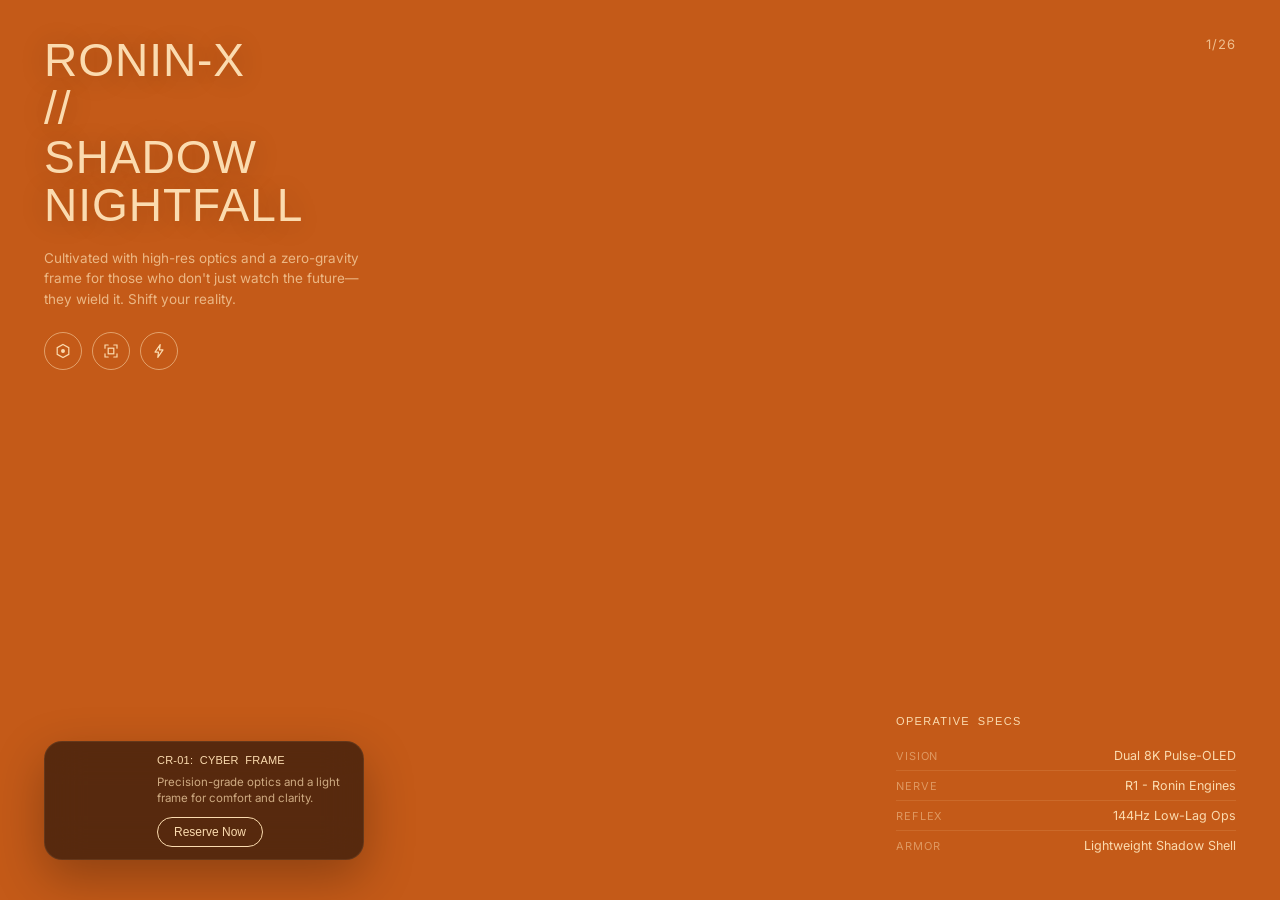
<file: index.html>
<!DOCTYPE html>
<html lang="en">
<head>
  <meta charset="UTF-8">
  <meta name="viewport" content="width=device-width, initial-scale=1.0">
  <title>Cyber Ronin // Neural Edges</title>
  
  <!-- Fonts -->
  <link rel="stylesheet" href="https://db.onlinewebfonts.com/c/b1314443e183d1cdd77049077c46facc?family=Orbitron-Medium" type="text/css"/>
  <link rel="preconnect" href="https://fonts.googleapis.com">
  <link rel="preconnect" href="https://fonts.gstatic.com" crossorigin>
  <link href="https://fonts.googleapis.com/css2?family=Inter:wght@300;400;500;600&display=swap" rel="stylesheet">

  <style>
    :root {
      --cream: #FBDBAF;
      --muted: rgba(251, 219, 175, 0.72);
      --label: rgba(251, 219, 175, 0.48);
      --orange: #E07020;
      --card: rgba(10, 8, 7, 0.58);
    }

    *, *::before, *::after {
      box-sizing: border-box;
      margin: 0;
      padding: 0;
    }

    html, body {
      background: #C45A18;
      color: var(--cream);
      font-family: 'Inter', system-ui, -apple-system, sans-serif;
      overflow-x: hidden;
      width: 100%;
      height: 100%;
    }

    h1, h2, h3, .heading-font {
      font-family: 'Orbitron-Medium', 'Arial Narrow', sans-serif;
      font-weight: 400;
      letter-spacing: 0.02em;
    }

    /* Main Container */
    .hero {
      position: relative;
      width: 100%;
      height: 100vh;
      height: 100dvh;
      overflow: hidden;
      background: #C45A18;
    }

    /* Base Image Layer */
    .hero-base-img {
      position: absolute;
      inset: 0;
      z-index: 1;
      background-size: cover;
      background-position: center center;
    }

    /* Reveal Image Layer */
    .hero-reveal-img {
      position: absolute;
      inset: 0;
      z-index: 2;
      pointer-events: none;
      background-size: cover;
      background-position: center center;
      -webkit-mask-image: radial-gradient(circle 0px at -999px -999px, #fff, transparent);
      mask-image: radial-gradient(circle 0px at -999px -999px, #fff, transparent);
    }

    /* UI Layout Overlay */
    .hero-ui {
      position: absolute;
      inset: 0;
      z-index: 8;
      display: grid;
      grid-template-columns: 1fr 1fr;
      grid-template-rows: auto 1fr auto;
      padding: 36px 44px 40px;
      pointer-events: none;
    }

    /* Left Column Layout */
    .hero-left {
      grid-column: 1;
      grid-row: 1 / -1;
      display: flex;
      flex-direction: column;
      justify-content: space-between;
      align-items: flex-start;
      gap: 28px;
      min-width: 0;
    }

    /* Copy Block */
    .hero-copy {
      max-width: 520px;
      padding-right: 56px;
      pointer-events: auto;
    }

    h1.words-pull-up {
      font-size: clamp(1.55rem, 3.6vw, 3.15rem);
      line-height: 1.05;
      text-transform: uppercase;
      color: var(--cream);
      text-shadow: 0 2px 28px rgba(0, 0, 0, 0.22);
    }

    h1.words-pull-up span {
      display: block;
    }

    .hero-copy p {
      margin-top: 18px;
      max-width: 340px;
      font-size: 13.5px;
      font-weight: 400;
      line-height: 1.55;
      color: var(--muted);
    }

    /* Icon Action Row */
    .icon-row {
      display: flex;
      gap: 10px;
      margin-top: 22px;
    }

    .icon-btn {
      width: 38px;
      height: 38px;
      border-radius: 50%;
      border: 1px solid rgba(251, 219, 175, 0.55);
      background: transparent;
      color: var(--cream);
      display: grid;
      place-items: center;
      cursor: pointer;
      transition: background 0.25s ease, border-color 0.25s ease;
    }

    .icon-btn:hover {
      background: rgba(251, 219, 175, 0.1);
      border-color: var(--cream);
    }

    .icon-btn svg {
      width: 16px;
      height: 16px;
      stroke: currentColor;
      stroke-width: 1.2;
      fill: none;
    }

    /* Product Glass Card */
    .product-card {
      pointer-events: auto;
      width: min(320px, 100%);
      display: grid;
      grid-template-columns: 86px 1fr;
      grid-template-rows: auto auto;
      gap: 10px 14px;
      padding: 12px;
      border-radius: 18px;
      background: var(--card);
      backdrop-filter: blur(18px);
      -webkit-backdrop-filter: blur(18px);
      border: 1px solid rgba(251, 219, 175, 0.08);
      box-shadow: 0 18px 50px rgba(0, 0, 0, 0.28);
    }

    .product-thumb {
      grid-column: 1;
      grid-row: 1 / -1;
      width: 86px;
      min-height: 86px;
      border-radius: 12px;
      overflow: hidden;
      background-size: cover;
      background-position: center center;
    }

    .product-body {
      grid-column: 2;
      grid-row: 1;
    }

    .product-body h2 {
      font-size: 11px;
      line-height: 1.25;
      text-transform: uppercase;
      color: var(--cream);
    }

    .product-body p {
      margin-top: 6px;
      font-size: 11.5px;
      line-height: 1.45;
      color: var(--muted);
    }

    .cart-btn {
      grid-column: 2;
      grid-row: 2;
      justify-self: start;
      align-self: end;
      border: 1px solid var(--cream);
      border-radius: 999px;
      padding: 7px 16px;
      font-size: 12px;
      font-weight: 500;
      color: var(--cream);
      background: transparent;
      cursor: pointer;
      transition: border-color 0.2s ease, color 0.2s ease, transform 0.2s ease;
    }

    .cart-btn:hover {
      transform: translateY(-1px);
    }

    /* Page Counter */
    .hero-page {
      position: absolute;
      top: 36px;
      right: 44px;
      font-size: 13px;
      letter-spacing: 0.08em;
      color: rgba(251, 219, 175, 0.78);
    }

    /* Specs Block */
    .specs {
      grid-column: 2;
      grid-row: 3;
      justify-self: end;
      pointer-events: auto;
      width: min(340px, 100%);
    }

    .specs h3 {
      font-size: 11px;
      text-transform: uppercase;
      margin-bottom: 14px;
      letter-spacing: 0.12em;
    }

    .spec-row {
      display: flex;
      justify-content: space-between;
      align-items: baseline;
      gap: 16px;
      padding: 7px 0;
    }

    .spec-row + .spec-row {
      border-top: 1px solid rgba(251, 219, 175, 0.12);
    }

    .spec-label {
      font-size: 11px;
      letter-spacing: 0.08em;
      text-transform: uppercase;
      color: var(--label);
    }

    .spec-value {
      font-size: 12.5px;
      color: var(--cream);
      text-align: right;
      white-space: nowrap;
    }

    /* Keyframe Animations */
    @keyframes heroImageIn {
      from {
        opacity: 0;
        transform: scale(1.18);
      }
      to {
        opacity: 1;
        transform: scale(1);
      }
    }

    .hero-image-animate {
      opacity: 0;
      animation: heroImageIn 1.2s cubic-bezier(0.25, 0.46, 0.45, 0.94) forwards;
      animation-delay: 0.15s;
    }

    @keyframes wordPullUp {
      from {
        opacity: 0;
        transform: translateY(20px);
      }
      to {
        opacity: 1;
        transform: translateY(0);
      }
    }

    .pull-word {
      display: inline-block;
      opacity: 0;
      transform: translateY(20px);
    }

    .pull-word:not(:last-child) {
      margin-right: 0.3em;
    }

    .words-visible .pull-word {
      animation: wordPullUp 0.55s ease forwards;
    }

    @keyframes fadeUp {
      from {
        opacity: 0;
        transform: translateY(14px);
        filter: blur(8px);
      }
      to {
        opacity: 1;
        transform: translateY(0);
        filter: blur(0);
      }
    }

    .fade-up-reveal {
      opacity: 0;
      transform: translateY(14px);
      filter: blur(8px);
    }

    .fade-up-reveal.is-visible {
      animation: fadeUp 0.7s ease forwards;
    }

    /* Reduced Motion Preference */
    @media (prefers-reduced-motion: reduce) {
      .hero-image-animate,
      .words-visible .pull-word,
      .fade-up-reveal.is-visible,
      .fade-up-reveal,
      .pull-word {
        animation: none !important;
        opacity: 1 !important;
        transform: none !important;
        filter: none !important;
      }
    }

    /* Responsive Breakpoints */
    @media (max-width: 1024px) {
      .hero-ui {
        padding: 32px 28px 36px;
      }
      .hero-page {
        top: 32px;
        right: 28px;
      }
      .specs {
        width: min(300px, 100%);
      }
    }

    @media (max-width: 900px) {
      .hero-ui {
        padding: 28px 22px 28px;
      }
      .hero-page {
        top: 28px;
        right: 22px;
      }
      h1.words-pull-up {
        font-size: clamp(1.35rem, 7.2vw, 2.4rem);
      }
      .hero-base-img,
      .hero-reveal-img {
        background-position: 40% center;
      }
      .specs {
        width: min(280px, 100%);
      }
    }

    @media (max-width: 768px) {
      .hero-ui {
        display: grid;
        grid-template-columns: 1fr;
        grid-template-rows: auto 1fr auto;
        padding: max(24px, env(safe-area-inset-top)) max(20px, env(safe-area-inset-right)) max(28px, env(safe-area-inset-bottom)) max(20px, env(safe-area-inset-left));
      }
      .hero-left {
        grid-row: 1 / 3;
        gap: 24px;
      }
      .hero-page {
        top: max(24px, env(safe-area-inset-top));
        right: max(20px, env(safe-area-inset-right));
      }
      .specs {
        grid-row: 3;
        justify-self: stretch;
        width: 100%;
        margin-top: 8px;
      }
      .hero-base-img,
      .hero-reveal-img {
        background-position: 40% center;
      }
    }

    @media (max-width: 720px) {
      .hero {
        height: auto;
        min-height: 100vh;
        min-height: 100dvh;
      }
      .hero-ui {
        position: relative;
        display: flex;
        flex-direction: column;
        min-height: 100vh;
        min-height: 100dvh;
        justify-content: flex-start;
        gap: 28px;
        padding: max(22px, env(safe-area-inset-top)) max(18px, env(safe-area-inset-right)) max(24px, env(safe-area-inset-bottom)) max(18px, env(safe-area-inset-left));
      }
      .hero-left {
        grid-column: auto;
        grid-row: auto;
        width: 100%;
        justify-content: flex-start;
      }
      .hero-copy {
        max-width: 100%;
        padding-right: 48px;
      }
      .hero-copy p {
        font-size: 12.5px;
        max-width: 100%;
      }
      .product-card {
        width: 100%;
        max-width: 100%;
      }
      .specs {
        width: 100%;
        max-width: 100%;
        margin-top: auto;
        padding-top: 4px;
      }
      .spec-value {
        white-space: normal;
      }
      .hero-base-img,
      .hero-reveal-img {
        position: absolute;
        background-position: 40% center;
      }
    }

    @media (max-width: 480px) {
      .hero-ui {
        gap: 22px;
        padding: max(18px, env(safe-area-inset-top)) max(16px, env(safe-area-inset-right)) max(20px, env(safe-area-inset-bottom)) max(16px, env(safe-area-inset-left));
      }
      .hero-page {
        font-size: 12px;
      }
      h1.words-pull-up {
        font-size: clamp(1.1rem, 8.5vw, 1.65rem);
      }
      .hero-copy p {
        font-size: 12px;
        margin-top: 14px;
      }
      .icon-row {
        margin-top: 16px;
        gap: 8px;
      }
      .icon-btn {
        width: 34px;
        height: 34px;
      }
      .hero-left {
        gap: 22px;
      }
      .product-card {
        grid-template-columns: 72px 1fr;
        gap: 8px 12px;
        padding: 10px;
        border-radius: 14px;
      }
      .product-thumb {
        width: 72px;
        min-height: 72px;
        border-radius: 10px;
      }
      .product-body h2 {
        font-size: 10px;
      }
      .product-body p {
        font-size: 11px;
      }
      .cart-btn {
        padding: 6px 14px;
        font-size: 11px;
      }
      .specs h3 {
        font-size: 10px;
        margin-bottom: 10px;
      }
      .spec-row {
        padding: 6px 0;
        gap: 10px;
      }
      .spec-label,
      .spec-value {
        font-size: 11px;
      }
    }

    @media (max-width: 360px) {
      h1.words-pull-up {
        font-size: 1rem;
      }
      .product-card {
        grid-template-columns: 64px 1fr;
      }
      .product-thumb {
        width: 64px;
        min-height: 64px;
      }
    }
  </style>
</head>
<body>
  <main class="hero">
    <!-- Base Layer Image -->
    <div class="hero-base-img hero-image-animate" style="background-image: url('https://images.higgs.ai/?default=1&output=webp&url=https%3A%2F%2Fd8j0ntlcm91z4.cloudfront.net%2Fuser_38xzZboKViGWJOttwIXH07lWA1P%2Fhf_20260831_115955_2a9adb39-5e9b-4ced-96e2-6900eabe3de9.png&w=1920&q=85');"></div>

    <!-- Spotlight Reveal Layer Image -->
    <div class="hero-reveal-img" id="reveal-img" style="background-image: url('https://images.higgs.ai/?default=1&output=webp&url=https%3A%2F%2Fd8j0ntlcm91z4.cloudfront.net%2Fuser_38xzZboKViGWJOttwIXH07lWA1P%2Fhf_20260831_123709_183f0065-efb2-4bb2-a849-13aaa5af2f3f.png&w=1920&q=85');"></div>

    <!-- UI Overlay Grid -->
    <div class="hero-ui">
      <!-- Left Column -->
      <div class="hero-left">
        <div class="hero-copy">
          <h1 class="words-pull-up">
            <span>RONIN-X //</span>
            <span>SHADOW</span>
            <span>NIGHTFALL</span>
          </h1>
          <p class="fade-up-reveal" data-delay="0.5">
            Cultivated with high-res optics and a zero-gravity frame for those who don't just watch the future—they wield it. Shift your reality.
          </p>
          <div class="icon-row fade-up-reveal" data-delay="0.65">
            <button class="icon-btn" aria-label="Main core">
              <svg viewBox="0 0 16 16">
                <path d="M8 1.4L13.8 4.7V11.3L8 14.6L2.2 11.3V4.7L8 1.4Z"></path>
                <circle cx="8" cy="8" r="1.35" fill="currentColor"></circle>
              </svg>
            </button>
            <button class="icon-btn" aria-label="Vision">
              <svg viewBox="0 0 16 16">
                <path d="M2 5.2V2h3.2" stroke-linecap="round"></path>
                <path d="M14 5.2V2h-3.2" stroke-linecap="round"></path>
                <path d="M2 10.8V14h3.2" stroke-linecap="round"></path>
                <path d="M14 10.8V14h-3.2" stroke-linecap="round"></path>
                <rect x="5.2" y="5.2" width="5.6" height="5.6"></rect>
              </svg>
            </button>
            <button class="icon-btn" aria-label="Force">
              <svg viewBox="0 0 16 16">
                <path d="M9.2 1.6L4 9.1h3.5L6.8 14.4 12 6.9H8.5L9.2 1.6Z" stroke-linejoin="round"></path>
              </svg>
            </button>
          </div>
        </div>

        <!-- Product Card -->
        <article class="product-card">
          <div class="product-thumb" aria-hidden="true" style="background-image: url('https://images.higgs.ai/?default=1&output=webp&url=https%3A%2F%2Fd8j0ntlcm91z4.cloudfront.net%2Fuser_38xzZboKViGWJOttwIXH07lWA1P%2Fhf_20260831_121937_3f02b5a0-5b86-43d9-b30e-03c5e46632e7.png&w=1920&q=85');"></div>
          <div class="product-body">
            <h2 class="words-pull-up">CR-01: CYBER FRAME</h2>
            <p class="fade-up-reveal" data-delay="1.05">Precision-grade optics and a light frame for comfort and clarity.</p>
          </div>
          <button class="cart-btn fade-up-reveal" data-delay="1.15">Reserve Now</button>
        </article>
      </div>

      <!-- Page Indicator -->
      <div class="hero-page fade-up-reveal" data-delay="0.75">1/26</div>

      <!-- Specs Column -->
      <div class="specs">
        <h3 class="words-pull-up">Operative Specs</h3>
        <div class="spec-row fade-up-reveal" data-delay="1.2">
          <span class="spec-label">Vision</span>
          <span class="spec-value">Dual 8K Pulse-OLED</span>
        </div>
        <div class="spec-row fade-up-reveal" data-delay="1.3">
          <span class="spec-label">Nerve</span>
          <span class="spec-value">R1 - Ronin Engines</span>
        </div>
        <div class="spec-row fade-up-reveal" data-delay="1.4">
          <span class="spec-label">Reflex</span>
          <span class="spec-value">144Hz Low-Lag Ops</span>
        </div>
        <div class="spec-row fade-up-reveal" data-delay="1.5">
          <span class="spec-label">Armor</span>
          <span class="spec-value">Lightweight Shadow Shell</span>
        </div>
      </div>
    </div>
  </main>

  <script>
    (function () {
      // 1. SPOTLIGHT REVEAL
      const revealImg = document.getElementById('reveal-img');

      function updateSpotlight(clientX, clientY) {
        if (!revealImg) return;
        const rect = revealImg.getBoundingClientRect();
        const x = clientX - rect.left;
        const y = clientY - rect.top;

        const width = window.innerWidth;
        const R = width < 480 ? 120 : width < 720 ? 160 : 260;

        const maskStyle = `radial-gradient(circle ${R}px at ${x}px ${y}px, #fff 0%, #fff 40%, rgba(255,255,255,0.75) 60%, rgba(255,255,255,0.4) 75%, rgba(255,255,255,0.12) 88%, transparent 100%)`;
        revealImg.style.webkitMaskImage = maskStyle;
        revealImg.style.maskImage = maskStyle;
      }

      window.addEventListener('mousemove', function (e) {
        updateSpotlight(e.clientX, e.clientY);
      });

      window.addEventListener('touchmove', function (e) {
        if (e.touches && e.touches[0]) {
          updateSpotlight(e.touches[0].clientX, e.touches[0].clientY);
        }
      }, { passive: true });

      // 2. WORD SPLIT
      let globalWordIndex = 0;
      const pullUpElements = document.querySelectorAll('.words-pull-up');

      pullUpElements.forEach(function (el) {
        if (el.dataset.split) return;
        el.dataset.split = "true";

        const directSpans = Array.from(el.children).filter(function (child) {
          return child.tagName.toLowerCase() === 'span';
        });

        if (directSpans.length > 0) {
          directSpans.forEach(function (spanEl) {
            spanEl.classList.add('pull-line');
            const words = spanEl.textContent.trim().split(/\s+/);
            spanEl.innerHTML = '';
            words.forEach(function (w) {
              const wordSpan = document.createElement('span');
              wordSpan.className = 'pull-word';
              wordSpan.textContent = w;
              wordSpan.style.animationDelay = (globalWordIndex * 0.1).toFixed(2) + 's';
              globalWordIndex++;
              spanEl.appendChild(wordSpan);
              spanEl.appendChild(document.createTextNode(' '));
            });
          });
        } else {
          const words = el.textContent.trim().split(/\s+/);
          el.innerHTML = '';
          words.forEach(function (w) {
            const wordSpan = document.createElement('span');
            wordSpan.className = 'pull-word';
            wordSpan.textContent = w;
            wordSpan.style.animationDelay = (globalWordIndex * 0.1).toFixed(2) + 's';
            globalWordIndex++;
            el.appendChild(wordSpan);
            el.appendChild(document.createTextNode(' '));
          });
        }
      });

      // 3. SCROLL REVEAL (IntersectionObserver)
      if ('IntersectionObserver' in window) {
        const pullUpObserver = new IntersectionObserver(function (entries) {
          entries.forEach(function (entry) {
            if (entry.isIntersecting) {
              entry.target.classList.add('words-visible');
              pullUpObserver.unobserve(entry.target);
            }
          });
        }, { threshold: 0.2 });

        pullUpElements.forEach(function (el) {
          pullUpObserver.observe(el);
        });

        const fadeElements = document.querySelectorAll('.fade-up-reveal');
        const fadeObserver = new IntersectionObserver(function (entries) {
          entries.forEach(function (entry) {
            if (entry.isIntersecting) {
              const delay = entry.target.getAttribute('data-delay');
              if (delay) {
                entry.target.style.animationDelay = delay + 's';
              }
              entry.target.classList.add('is-visible');
              fadeObserver.unobserve(entry.target);
            }
          });
        }, { threshold: 0.15 });

        fadeElements.forEach(function (el) {
          fadeObserver.observe(el);
        });
      } else {
        // Fallback for older browsers
        pullUpElements.forEach(function (el) {
          el.classList.add('words-visible');
        });
        document.querySelectorAll('.fade-up-reveal').forEach(function (el) {
          const delay = el.getAttribute('data-delay');
          if (delay) {
            el.style.animationDelay = delay + 's';
          }
          el.classList.add('is-visible');
        });
      }
    })();
  </script>
</body>
</html>
</file>
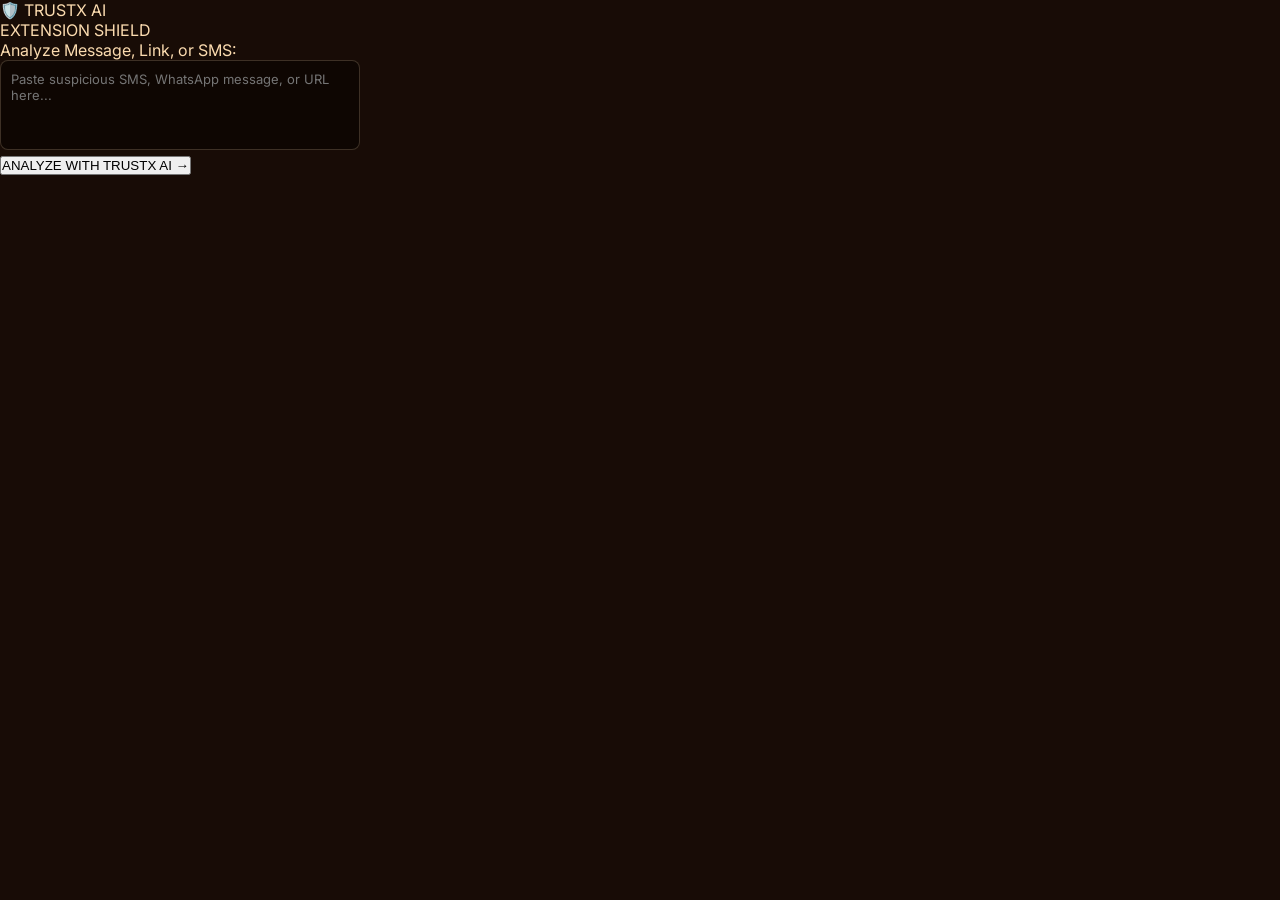
<file: extension/popup.html>
<!DOCTYPE html>
<html lang="en">
<head>
  <meta charset="UTF-8">
  <meta name="viewport" content="width=device-width, initial-scale=1.0">
  <title>TRUSTX AI Shield</title>
  <link rel="stylesheet" href="popup.css">
</head>
<body>
  <div className="popup-container">
    <header className="popup-header">
      <div className="logo-row">
        <span className="logo-icon">🛡️</span>
        <span className="logo-text">TRUSTX <span className="logo-orange">AI</span></span>
      </div>
      <span className="badge-live">EXTENSION SHIELD</span>
    </header>

    <main className="popup-content">
      <div className="input-block">
        <label className="input-label">Analyze Message, Link, or SMS:</label>
        <textarea id="popup-input" placeholder="Paste suspicious SMS, WhatsApp message, or URL here..."></textarea>
        <button id="analyze-btn" className="btn-analyze">ANALYZE WITH TRUSTX AI →</button>
      </div>

      <div id="results-area" className="results-area" style="display: none;">
        <div className="score-card-3d">
          <div className="card-top">
            <span id="risk-pill" className="risk-pill">CRITICAL RISK</span>
            <span id="time-pill" className="time-pill">42ms</span>
          </div>
          <div className="score-row">
            <div id="score-num" className="score-num">88</div>
            <div className="score-meta">
              <span className="score-max">/ 100</span>
              <span className="score-title">THREAT INDEX</span>
            </div>
          </div>
          <div id="scam-title" className="scam-title">Financial Phishing Fraud</div>
          <p id="scam-summary" className="scam-summary"></p>
          <div className="helpline-alert">
            <span>HELPLINE:</span> <strong>1930</strong>
          </div>
        </div>
      </div>
    </main>
  </div>

  <script src="popup.js"></script>
</body>
</html>
</file>
<file: extension/popup.css>
@import url('https://fonts.googleapis.com/css2?family=Inter:wght@400;500;600;700&display=swap');

* {
  box-sizing: border-box;
  margin: 0;
  padding: 0;
}

body {
  width: 360px;
  height: 520px;
  background: #180C06;
  color: #FBDBAF;
  font-family: 'Inter', system-ui, sans-serif;
  overflow: hidden;
}

.popup-container {
  display: flex;
  flex-direction: column;
  height: 100%;
}

.popup-header {
  display: flex;
  align-items: center;
  justify-content: space-between;
  padding: 14px 16px;
  background: rgba(10, 5, 2, 0.8);
  border-bottom: 1px solid rgba(251, 219, 175, 0.15);
}

.logo-row {
  display: flex;
  align-items: center;
  gap: 6px;
  font-size: 15px;
  font-weight: 700;
  letter-spacing: 0.04em;
}

.logo-orange {
  color: #E07020;
}

.badge-live {
  font-size: 10px;
  font-weight: 600;
  letter-spacing: 0.05em;
  color: #FBDBAF;
  background: rgba(251, 219, 175, 0.12);
  padding: 2px 6px;
  border-radius: 4px;
}

.popup-content {
  flex: 1;
  padding: 16px;
  display: flex;
  flex-direction: column;
  gap: 14px;
  overflow-y: auto;
}

.input-block {
  display: flex;
  flex-direction: column;
  gap: 8px;
}

.input-label {
  font-size: 12px;
  font-weight: 600;
  color: rgba(251, 219, 175, 0.8);
}

textarea {
  width: 100%;
  height: 90px;
  background: rgba(10, 5, 2, 0.7);
  border: 1px solid rgba(251, 219, 175, 0.2);
  border-radius: 8px;
  padding: 10px;
  color: #FBDBAF;
  font-family: inherit;
  font-size: 13px;
  resize: none;
  outline: none;
}

textarea:focus {
  border-color: #FBDBAF;
}

.btn-analyze {
  background: #FBDBAF;
  color: #0F172A;
  border: none;
  border-radius: 999px;
  padding: 10px;
  font-size: 12px;
  font-weight: 700;
  cursor: pointer;
  transition: all 0.2s ease;
}

.btn-analyze:hover {
  background: #FFFFFF;
}

.score-card-3d {
  background: rgba(28, 15, 8, 0.85);
  border: 1px solid rgba(251, 219, 175, 0.2);
  border-radius: 10px;
  padding: 14px;
  display: flex;
  flex-direction: column;
  gap: 10px;
}

.card-top {
  display: flex;
  justify-content: space-between;
}

.risk-pill {
  font-size: 10px;
  font-weight: 700;
  background: rgba(255, 77, 77, 0.2);
  color: #FF4D4D;
  padding: 3px 8px;
  border-radius: 4px;
}

.time-pill {
  font-size: 10px;
  color: rgba(251, 219, 175, 0.6);
}

.score-row {
  display: flex;
  align-items: baseline;
  gap: 10px;
}

.score-num {
  font-size: 2.8rem;
  font-weight: 700;
  color: #FF4D4D;
  line-height: 1;
}

.score-meta {
  display: flex;
  flex-direction: column;
}

.score-max {
  font-size: 12px;
  color: rgba(251, 219, 175, 0.5);
}

.score-title {
  font-size: 10px;
  color: #FBDBAF;
}

.scam-title {
  font-size: 13px;
  font-weight: 700;
  color: #FBDBAF;
}

.scam-summary {
  font-size: 11.5px;
  color: rgba(251, 219, 175, 0.75);
  line-height: 1.4;
}

.helpline-alert {
  background: rgba(224, 112, 32, 0.2);
  border: 1px solid rgba(224, 112, 32, 0.4);
  padding: 6px 10px;
  border-radius: 6px;
  font-size: 11px;
  color: #FBDBAF;
  display: flex;
  justify-content: space-between;
}
</file>
